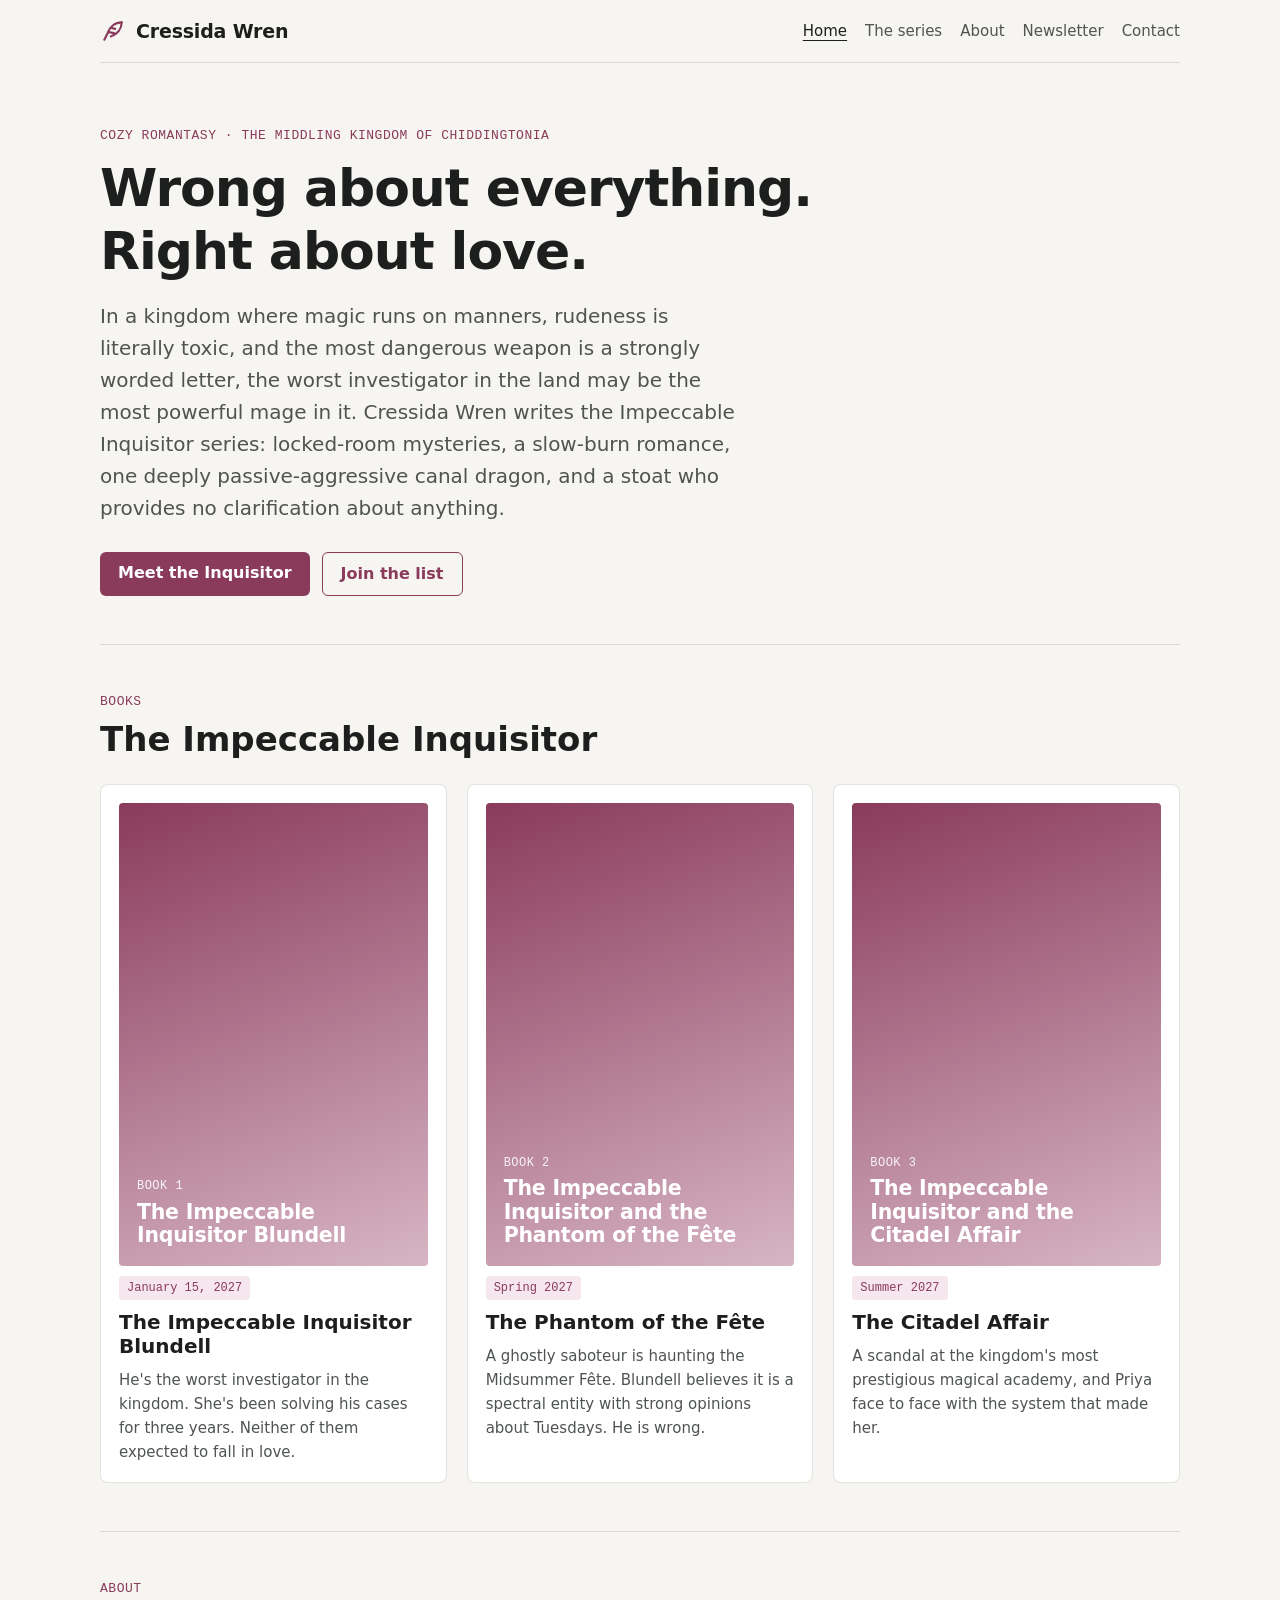
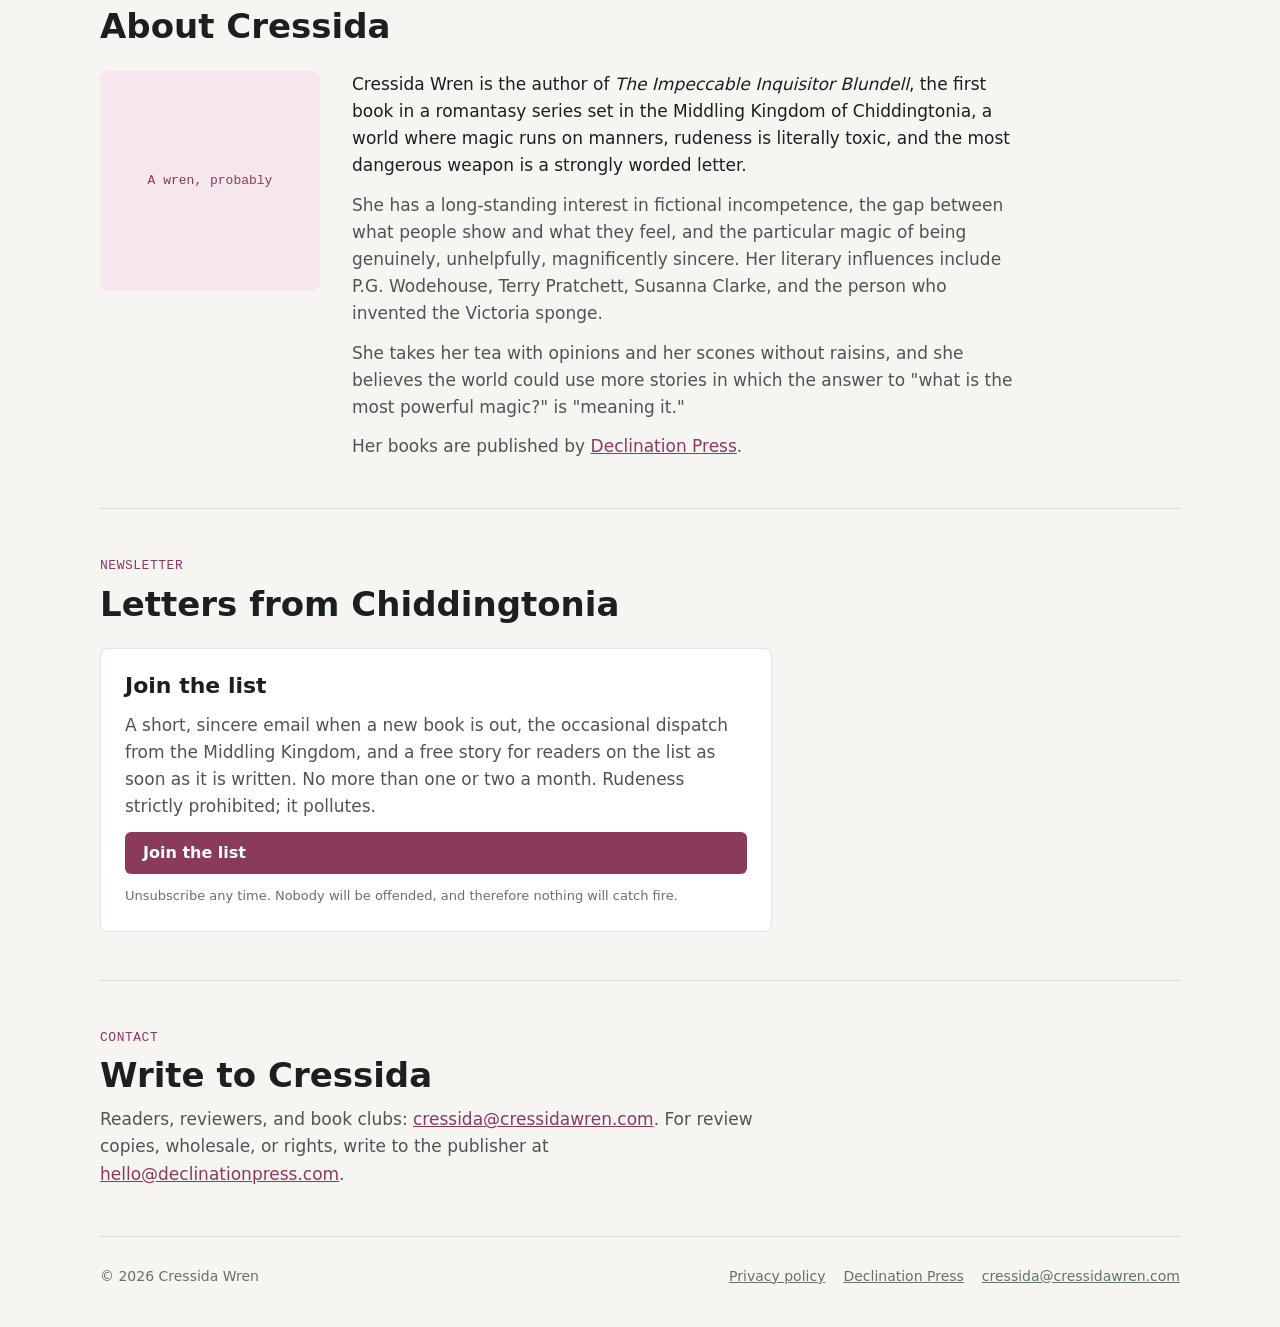
<file: index.html>
<!doctype html>
<html lang="en">
<head>
<meta charset="utf-8">
<meta name="viewport" content="width=device-width, initial-scale=1">
<title>Cressida Wren</title>
<meta name="description" content="Cressida Wren writes cozy romantasy set in the Middling Kingdom of Chiddingtonia, where magic runs on manners. Her first novel is The Impeccable Inquisitor Blundell.">
<link rel="icon" href="favicon.svg" type="image/svg+xml">
<link rel="stylesheet" href="site.css">
</head>
<body>
<header class="wrap top">
  <a class="brand" href="./"><svg viewBox="0 0 24 24" aria-hidden="true" fill="none" stroke="currentColor" stroke-width="2" stroke-linecap="round" stroke-linejoin="round"><path d="M20 4c-6 0-11 4-13 10l-3 6"/><path d="M20 4c0 6-4 11-10 13"/><path d="M8 13l5 1"/><path d="M10 9l4 1"/></svg>Cressida Wren</a>
  <nav aria-label="Site">
    <a href="./" aria-current="page">Home</a>
    <a href="the-impeccable-inquisitor.html">The series</a>
    <a href="#about">About</a>
    <a href="#newsletter">Newsletter</a>
    <a href="mailto:cressida@cressidawren.com">Contact</a>
  </nav>
</header>

<main class="wrap">
  <section class="hero" aria-labelledby="hero-title">
    <span class="eyebrow">Cozy romantasy · The Middling Kingdom of Chiddingtonia</span>
    <h1 id="hero-title">Wrong about everything. Right about love.</h1>
    <p class="lede">In a kingdom where magic runs on manners, rudeness is literally toxic, and the most dangerous weapon is a strongly worded letter, the worst investigator in the land may be the most powerful mage in it. Cressida Wren writes the Impeccable Inquisitor series: locked-room mysteries, a slow-burn romance, one deeply passive-aggressive canal dragon, and a stoat who provides no clarification about anything.</p>
    <div class="cta">
      <a class="btn" href="the-impeccable-inquisitor.html">Meet the Inquisitor</a>
      <a class="btn quiet" href="#newsletter">Join the list</a>
    </div>
  </section>

  <section class="section" id="books" aria-labelledby="books-title">
    <span class="eyebrow">Books</span>
    <h2 id="books-title">The Impeccable Inquisitor</h2>
    <div class="books">
      <article class="book">
        <a class="cover" href="https://declinationpress.com/the-impeccable-inquisitor-blundell.html" aria-label="The Impeccable Inquisitor Blundell"><span class="a">Book 1</span><span class="t">The Impeccable Inquisitor Blundell</span></a>
        <span class="when">January 15, 2027</span>
        <h3><a href="https://declinationpress.com/the-impeccable-inquisitor-blundell.html">The Impeccable Inquisitor Blundell</a></h3>
        <p>He's the worst investigator in the kingdom. She's been solving his cases for three years. Neither of them expected to fall in love.</p>
      </article>
      <article class="book">
        <a class="cover" href="the-impeccable-inquisitor.html" aria-label="The Impeccable Inquisitor and the Phantom of the Fête"><span class="a">Book 2</span><span class="t">The Impeccable Inquisitor and the Phantom of the Fête</span></a>
        <span class="when">Spring 2027</span>
        <h3><a href="the-impeccable-inquisitor.html">The Phantom of the Fête</a></h3>
        <p>A ghostly saboteur is haunting the Midsummer Fête. Blundell believes it is a spectral entity with strong opinions about Tuesdays. He is wrong.</p>
      </article>
      <article class="book">
        <a class="cover" href="the-impeccable-inquisitor.html" aria-label="The Impeccable Inquisitor and the Citadel Affair"><span class="a">Book 3</span><span class="t">The Impeccable Inquisitor and the Citadel Affair</span></a>
        <span class="when">Summer 2027</span>
        <h3><a href="the-impeccable-inquisitor.html">The Citadel Affair</a></h3>
        <p>A scandal at the kingdom's most prestigious magical academy, and Priya face to face with the system that made her.</p>
      </article>
    </div>
  </section>

  <section class="section" id="about" aria-labelledby="about-title">
    <span class="eyebrow">About</span>
    <h2 id="about-title">About Cressida</h2>
    <div class="bio">
      <div class="photo">A wren, probably</div>
      <div class="text">
        <p>Cressida Wren is the author of <em>The Impeccable Inquisitor Blundell</em>, the first book in a romantasy series set in the Middling Kingdom of Chiddingtonia, a world where magic runs on manners, rudeness is literally toxic, and the most dangerous weapon is a strongly worded letter.</p>
        <p>She has a long-standing interest in fictional incompetence, the gap between what people show and what they feel, and the particular magic of being genuinely, unhelpfully, magnificently sincere. Her literary influences include P.G. Wodehouse, Terry Pratchett, Susanna Clarke, and the person who invented the Victoria sponge.</p>
        <p>She takes her tea with opinions and her scones without raisins, and she believes the world could use more stories in which the answer to "what is the most powerful magic?" is "meaning it."</p>
        <p>Her books are published by <a href="https://declinationpress.com/">Declination Press</a>.</p>
      </div>
    </div>
  </section>

  <section class="section" id="newsletter" aria-labelledby="news-title">
    <span class="eyebrow">Newsletter</span>
    <h2 id="news-title">Letters from Chiddingtonia</h2>
    <div class="signup">
      <h3>Join the list</h3>
      <p>A short, sincere email when a new book is out, the occasional dispatch from the Middling Kingdom, and a free story for readers on the list as soon as it is written. No more than one or two a month. Rudeness strictly prohibited; it pollutes.</p>
      <!-- Replace this link with the mailing-list form once the list service is set up. -->
      <a class="btn" href="mailto:cressida@cressidawren.com?subject=Join%20the%20list&body=Please%20add%20me%20to%20Letters%20from%20Chiddingtonia.">Join the list</a>
      <small>Unsubscribe any time. Nobody will be offended, and therefore nothing will catch fire.</small>
    </div>
  </section>

  <section class="section" id="contact" aria-labelledby="contact-title">
    <span class="eyebrow">Contact</span>
    <h2 id="contact-title">Write to Cressida</h2>
    <p class="intro">Readers, reviewers, and book clubs: <a href="mailto:cressida@cressidawren.com">cressida@cressidawren.com</a>. For review copies, wholesale, or rights, write to the publisher at <a href="mailto:hello@declinationpress.com">hello@declinationpress.com</a>.</p>
  </section>
</main>

<footer class="wrap site-foot">
  <span>© 2026 Cressida Wren</span>
  <nav aria-label="Footer"><a href="privacy.html">Privacy policy</a><a href="https://declinationpress.com/">Declination Press</a><a href="mailto:cressida@cressidawren.com">cressida@cressidawren.com</a></nav>
</footer>
</body>
</html>
</file>
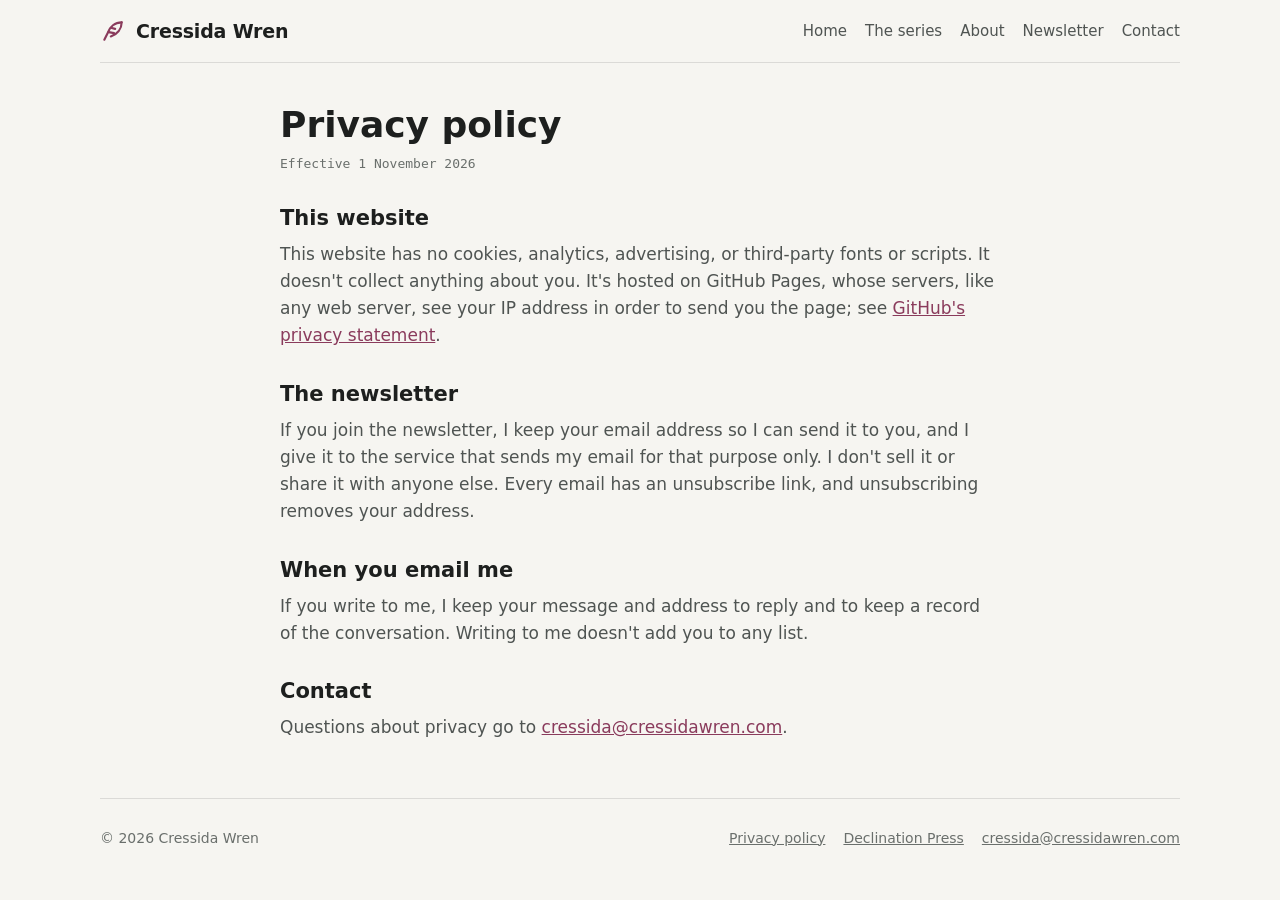
<file: privacy.html>
<!doctype html>
<html lang="en">
<head>
<meta charset="utf-8">
<meta name="viewport" content="width=device-width, initial-scale=1">
<title>Privacy policy · Cressida Wren</title>
<meta name="description" content="What this website collects, and what happens when you join the newsletter.">
<link rel="icon" href="favicon.svg" type="image/svg+xml">
<link rel="stylesheet" href="site.css">
</head>
<body>
<header class="wrap top">
  <a class="brand" href="./"><svg viewBox="0 0 24 24" aria-hidden="true" fill="none" stroke="currentColor" stroke-width="2" stroke-linecap="round" stroke-linejoin="round"><path d="M20 4c-6 0-11 4-13 10l-3 6"/><path d="M20 4c0 6-4 11-10 13"/><path d="M8 13l5 1"/><path d="M10 9l4 1"/></svg>Cressida Wren</a>
  <nav aria-label="Site">
    <a href="./">Home</a>
    <a href="the-impeccable-inquisitor.html">The series</a>
    <a href="./#about">About</a>
    <a href="./#newsletter">Newsletter</a>
    <a href="mailto:cressida@cressidawren.com">Contact</a>
  </nav>
</header>

<main class="wrap doc">
  <h1>Privacy policy</h1>
  <p class="updated">Effective 1 November 2026</p>

  <h2>This website</h2>
  <p>This website has no cookies, analytics, advertising, or third-party fonts or scripts. It doesn't collect anything about you. It's hosted on GitHub Pages, whose servers, like any web server, see your IP address in order to send you the page; see <a href="https://docs.github.com/en/site-policy/privacy-policies/github-general-privacy-statement">GitHub's privacy statement</a>.</p>

  <h2>The newsletter</h2>
  <p>If you join the newsletter, I keep your email address so I can send it to you, and I give it to the service that sends my email for that purpose only. I don't sell it or share it with anyone else. Every email has an unsubscribe link, and unsubscribing removes your address.</p>

  <h2>When you email me</h2>
  <p>If you write to me, I keep your message and address to reply and to keep a record of the conversation. Writing to me doesn't add you to any list.</p>

  <h2>Contact</h2>
  <p>Questions about privacy go to <a href="mailto:cressida@cressidawren.com">cressida@cressidawren.com</a>.</p>
</main>

<footer class="wrap site-foot">
  <span>© 2026 Cressida Wren</span>
  <nav aria-label="Footer"><a href="privacy.html">Privacy policy</a><a href="https://declinationpress.com/">Declination Press</a><a href="mailto:cressida@cressidawren.com">cressida@cressidawren.com</a></nav>
</footer>
</body>
</html>
</file>
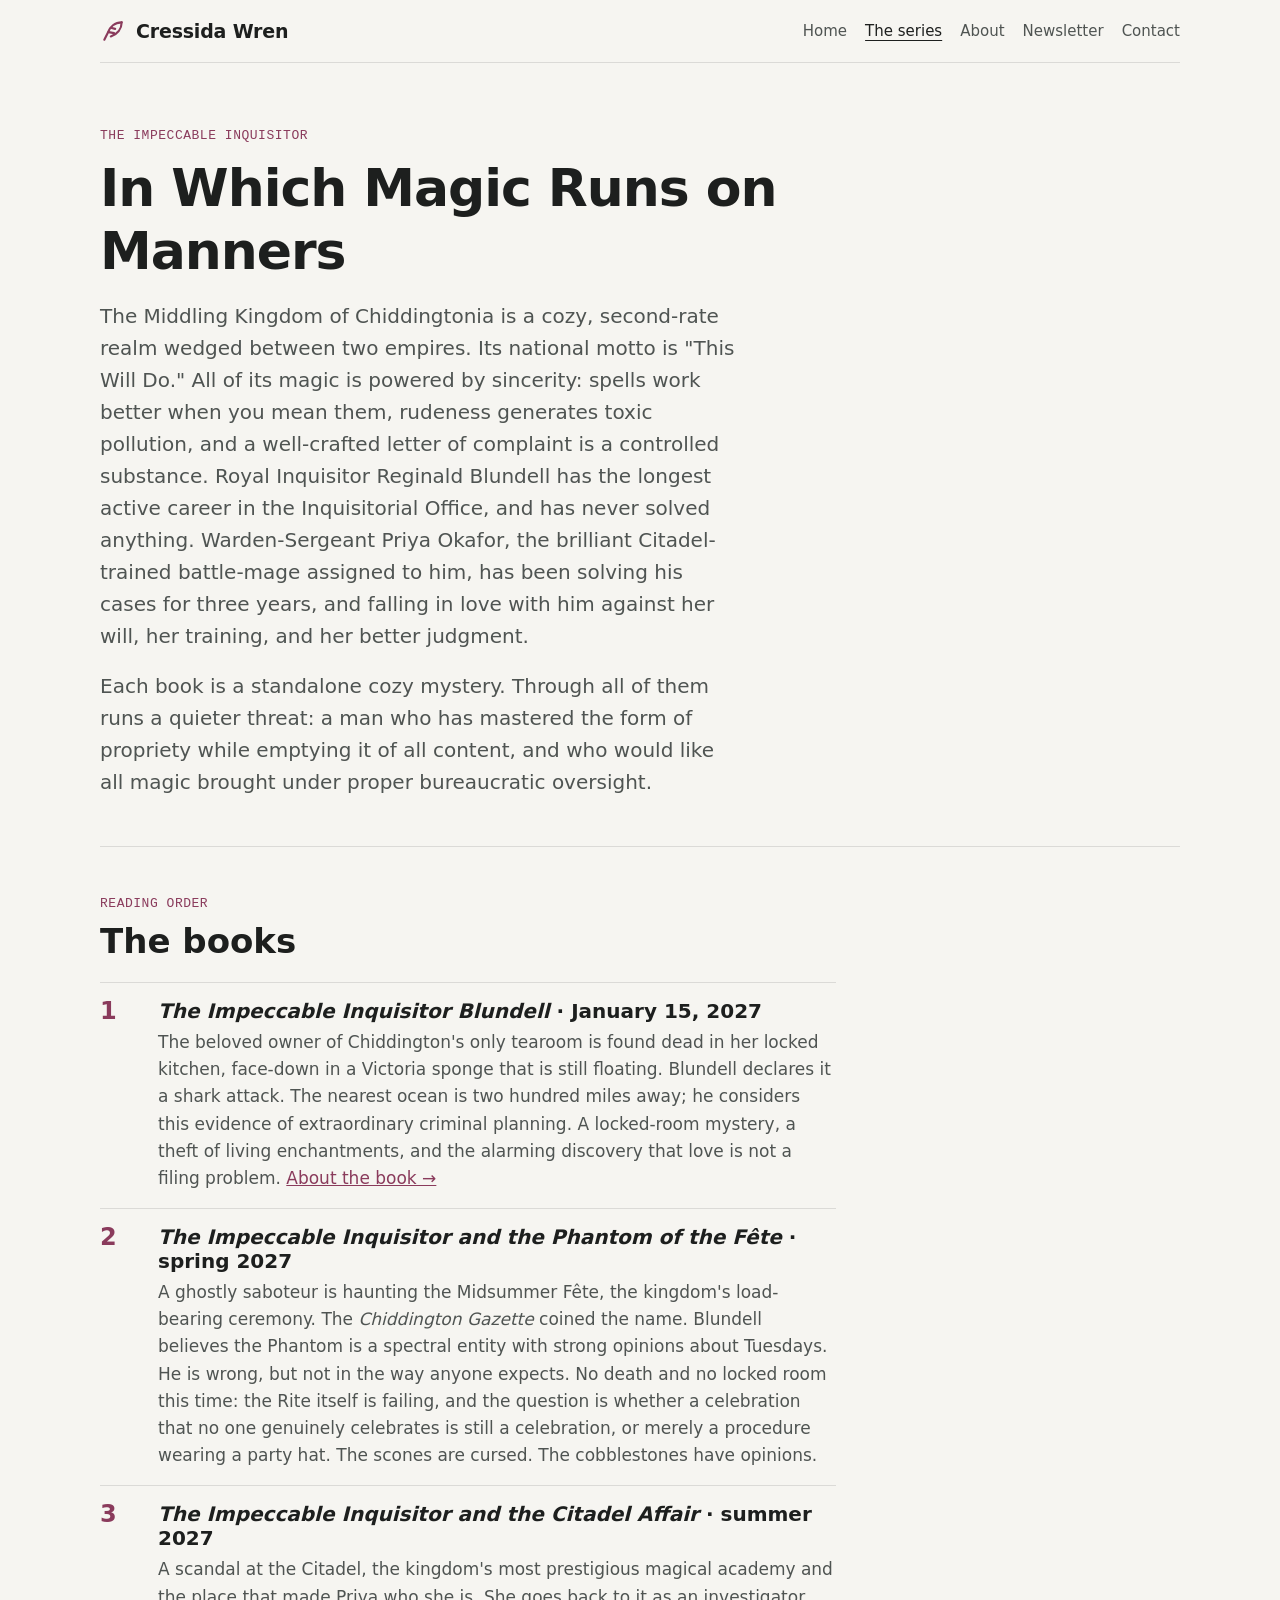
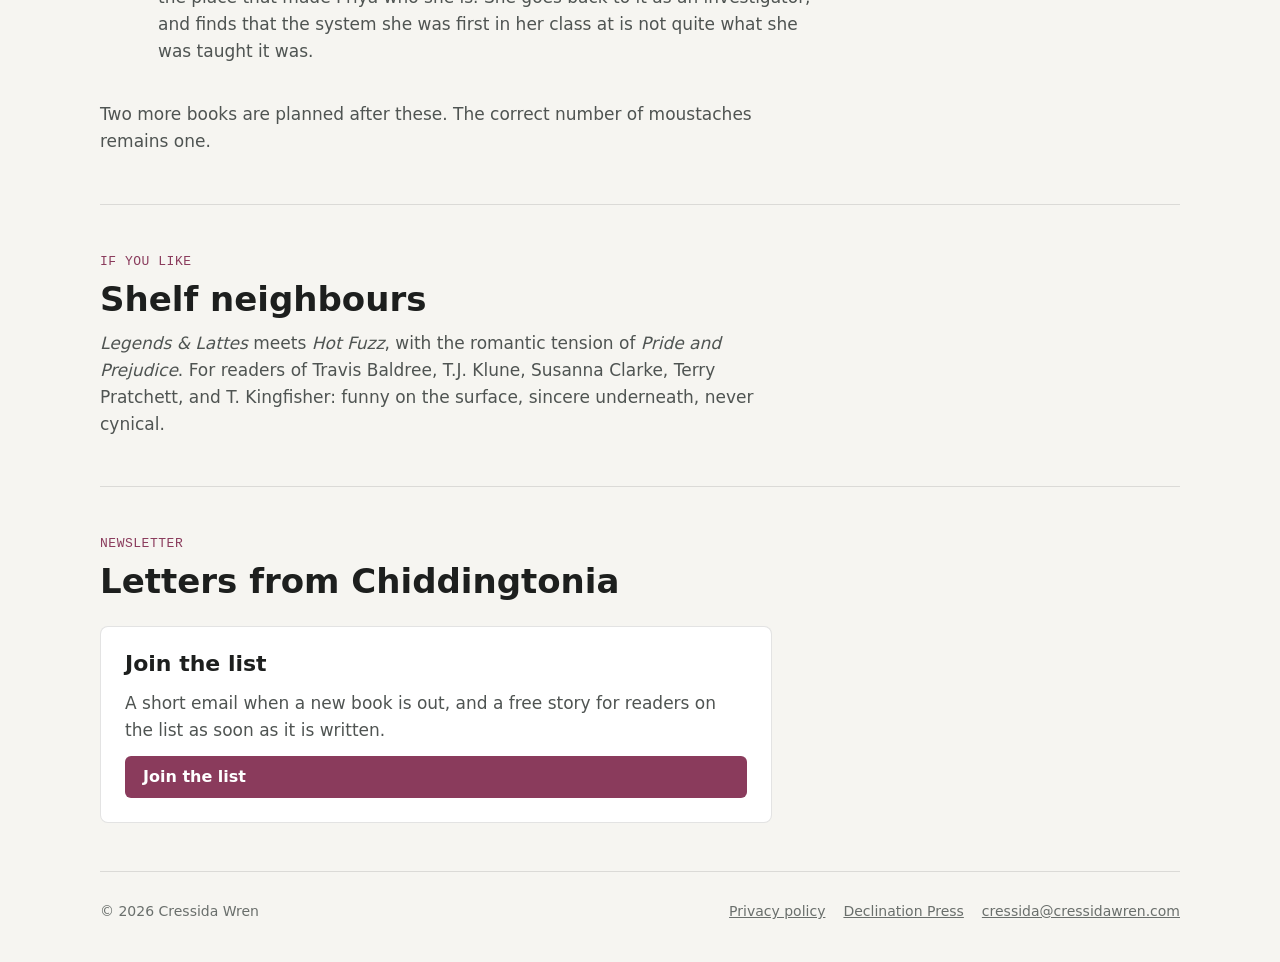
<file: the-impeccable-inquisitor.html>
<!doctype html>
<html lang="en">
<head>
<meta charset="utf-8">
<meta name="viewport" content="width=device-width, initial-scale=1">
<title>The Impeccable Inquisitor · Cressida Wren</title>
<meta name="description" content="The Impeccable Inquisitor series by Cressida Wren: cozy romantasy mysteries from the Middling Kingdom of Chiddingtonia, in reading order.">
<link rel="icon" href="favicon.svg" type="image/svg+xml">
<link rel="stylesheet" href="site.css">
</head>
<body>
<header class="wrap top">
  <a class="brand" href="./"><svg viewBox="0 0 24 24" aria-hidden="true" fill="none" stroke="currentColor" stroke-width="2" stroke-linecap="round" stroke-linejoin="round"><path d="M20 4c-6 0-11 4-13 10l-3 6"/><path d="M20 4c0 6-4 11-10 13"/><path d="M8 13l5 1"/><path d="M10 9l4 1"/></svg>Cressida Wren</a>
  <nav aria-label="Site">
    <a href="./">Home</a>
    <a href="the-impeccable-inquisitor.html" aria-current="page">The series</a>
    <a href="./#about">About</a>
    <a href="./#newsletter">Newsletter</a>
    <a href="mailto:cressida@cressidawren.com">Contact</a>
  </nav>
</header>

<main class="wrap">
  <section class="hero" aria-labelledby="hero-title">
    <span class="eyebrow">The Impeccable Inquisitor</span>
    <h1 id="hero-title">In Which Magic Runs on Manners</h1>
    <p class="lede">The Middling Kingdom of Chiddingtonia is a cozy, second-rate realm wedged between two empires. Its national motto is "This Will Do." All of its magic is powered by sincerity: spells work better when you mean them, rudeness generates toxic pollution, and a well-crafted letter of complaint is a controlled substance. Royal Inquisitor Reginald Blundell has the longest active career in the Inquisitorial Office, and has never solved anything. Warden-Sergeant Priya Okafor, the brilliant Citadel-trained battle-mage assigned to him, has been solving his cases for three years, and falling in love with him against her will, her training, and her better judgment.</p>
    <p class="lede">Each book is a standalone cozy mystery. Through all of them runs a quieter threat: a man who has mastered the form of propriety while emptying it of all content, and who would like all magic brought under proper bureaucratic oversight.</p>
  </section>

  <section class="section" aria-labelledby="order-title">
    <span class="eyebrow">Reading order</span>
    <h2 id="order-title">The books</h2>
    <div class="series"><ol>
      <li>
        <span class="n">1</span>
        <div>
          <h3><em>The Impeccable Inquisitor Blundell</em> · January 15, 2027</h3>
          <p>The beloved owner of Chiddington's only tearoom is found dead in her locked kitchen, face-down in a Victoria sponge that is still floating. Blundell declares it a shark attack. The nearest ocean is two hundred miles away; he considers this evidence of extraordinary criminal planning. A locked-room mystery, a theft of living enchantments, and the alarming discovery that love is not a filing problem. <a href="https://declinationpress.com/the-impeccable-inquisitor-blundell.html">About the book →</a></p>
        </div>
      </li>
      <li>
        <span class="n">2</span>
        <div>
          <h3><em>The Impeccable Inquisitor and the Phantom of the Fête</em> · spring 2027</h3>
          <p>A ghostly saboteur is haunting the Midsummer Fête, the kingdom's load-bearing ceremony. The <em>Chiddington Gazette</em> coined the name. Blundell believes the Phantom is a spectral entity with strong opinions about Tuesdays. He is wrong, but not in the way anyone expects. No death and no locked room this time: the Rite itself is failing, and the question is whether a celebration that no one genuinely celebrates is still a celebration, or merely a procedure wearing a party hat. The scones are cursed. The cobblestones have opinions.</p>
        </div>
      </li>
      <li>
        <span class="n">3</span>
        <div>
          <h3><em>The Impeccable Inquisitor and the Citadel Affair</em> · summer 2027</h3>
          <p>A scandal at the Citadel, the kingdom's most prestigious magical academy and the place that made Priya who she is. She goes back to it as an investigator, and finds that the system she was first in her class at is not quite what she was taught it was.</p>
        </div>
      </li>
    </ol></div>
    <p class="intro" style="margin-top:20px">Two more books are planned after these. The correct number of moustaches remains one.</p>
  </section>

  <section class="section" aria-labelledby="reads-title">
    <span class="eyebrow">If you like</span>
    <h2 id="reads-title">Shelf neighbours</h2>
    <p class="intro"><em>Legends &amp; Lattes</em> meets <em>Hot Fuzz</em>, with the romantic tension of <em>Pride and Prejudice</em>. For readers of Travis Baldree, T.J. Klune, Susanna Clarke, Terry Pratchett, and T. Kingfisher: funny on the surface, sincere underneath, never cynical.</p>
  </section>

  <section class="section" id="newsletter" aria-labelledby="news-title">
    <span class="eyebrow">Newsletter</span>
    <h2 id="news-title">Letters from Chiddingtonia</h2>
    <div class="signup">
      <h3>Join the list</h3>
      <p>A short email when a new book is out, and a free story for readers on the list as soon as it is written.</p>
      <a class="btn" href="mailto:cressida@cressidawren.com?subject=Join%20the%20list&body=Please%20add%20me%20to%20Letters%20from%20Chiddingtonia.">Join the list</a>
    </div>
  </section>
</main>

<footer class="wrap site-foot">
  <span>© 2026 Cressida Wren</span>
  <nav aria-label="Footer"><a href="privacy.html">Privacy policy</a><a href="https://declinationpress.com/">Declination Press</a><a href="mailto:cressida@cressidawren.com">cressida@cressidawren.com</a></nav>
</footer>
</body>
</html>
</file>
<file: site.css>
/* cressidawren.com: Cressida Wren, author. Bio, the series, newsletter, privacy. System fonts, no trackers, light and dark. */
:root {
  --paper: #f6f5f1;
  --surface: #ffffff;
  --ink: #1d1f1e;
  --ink-2: #4f5452;
  --ink-3: #6a6f6c;
  --rule: rgba(29, 31, 30, 0.12);
  --accent: #8a3b5c;
  --accent-soft: #f6e6ed;
  --font-display: "Segoe UI Variable Display", "Segoe UI", system-ui, -apple-system, "Helvetica Neue", sans-serif;
  --font-body: "Segoe UI Variable Text", "Segoe UI", system-ui, -apple-system, "Helvetica Neue", sans-serif;
  --font-mono: ui-monospace, "Cascadia Mono", "SF Mono", Consolas, monospace;
}
@media (prefers-color-scheme: dark) {
  :root:not([data-theme="light"]) {
    --paper: #171918; --surface: #212423; --ink: #e9ebe8; --ink-2: #bcc1be; --ink-3: #959b97;
    --rule: rgba(255, 255, 255, 0.12); --accent: #e39ab8; --accent-soft: #43182b; color-scheme: dark;
  }
}
:root[data-theme="dark"] {
  --paper: #171918; --surface: #212423; --ink: #e9ebe8; --ink-2: #bcc1be; --ink-3: #959b97;
  --rule: rgba(255, 255, 255, 0.12); --accent: #e39ab8; --accent-soft: #43182b; color-scheme: dark;
}

* { box-sizing: border-box; }
body { background: var(--paper); color: var(--ink); font: 17px/1.6 var(--font-body); margin: 0; }
h1, h2, h3 { font-family: var(--font-display); line-height: 1.2; margin: 0; }
p { margin: 0; }
a { color: var(--accent); }
a:focus-visible { outline: 2px solid var(--accent); outline-offset: 2px; border-radius: 2px; }

.wrap { width: min(1080px, 100% - 32px); margin-inline: auto; }

/* ---------- Header ---------- */
.top { display: flex; align-items: center; justify-content: space-between; gap: 16px; padding-block: 18px; border-bottom: 1px solid var(--rule); }
.brand { display: flex; align-items: center; gap: 10px; font: 700 19px/1 var(--font-display); color: var(--ink); text-decoration: none; letter-spacing: -0.01em; }
.brand svg { width: 26px; height: 26px; color: var(--accent); flex: none; }
.top nav { display: flex; flex-wrap: wrap; gap: 4px 18px; font-size: 15px; }
.top nav a { color: var(--ink-2); text-decoration: none; }
.top nav a:hover, .top nav a[aria-current="page"] { color: var(--ink); text-decoration: underline; text-underline-offset: 4px; }

/* ---------- Hero ---------- */
.hero { padding-block: 64px 48px; max-width: 46rem; }
.eyebrow { display: block; font: 500 13px/1.4 var(--font-mono); letter-spacing: 0.04em; text-transform: uppercase; color: var(--accent); }
.hero h1 { font-size: clamp(34px, 5vw, 52px); font-weight: 700; letter-spacing: -0.02em; margin-top: 12px; }
.lede { font-size: 20px; color: var(--ink-2); margin-top: 18px; max-width: 40rem; }
.cta { margin-top: 28px; display: flex; flex-wrap: wrap; gap: 12px; }
.btn { display: inline-block; font: 600 16px/1 var(--font-body); padding: 13px 18px; border-radius: 6px; background: var(--accent); color: var(--surface); text-decoration: none; }
.btn.quiet { background: transparent; color: var(--accent); border: 1px solid var(--accent); }

/* ---------- Sections ---------- */
.section { border-top: 1px solid var(--rule); padding-block: 48px; }
.section > h2 { font-size: clamp(26px, 3.2vw, 34px); font-weight: 700; margin-top: 8px; }
.section > p.intro { color: var(--ink-2); margin-top: 10px; max-width: 42rem; }
.cards { margin-top: 24px; display: grid; gap: 16px; grid-template-columns: repeat(2, minmax(0, 1fr)); }
.card { background: var(--surface); border: 1px solid var(--rule); border-radius: 8px; padding: 22px; display: grid; gap: 10px; align-content: start; }
.card h3 { font-size: 22px; font-weight: 700; display: flex; align-items: center; gap: 10px; }
.card h3 svg { width: 24px; height: 24px; color: var(--accent); flex: none; }
.card p { color: var(--ink-2); }
.card ul { margin: 0; padding-left: 20px; color: var(--ink-2); display: grid; gap: 4px; }
.card .more { font-weight: 600; text-decoration: none; }
.card .more:hover { text-decoration: underline; }
.tag { justify-self: start; font: 500 12px/1 var(--font-mono); padding: 6px 8px; border-radius: 4px; background: var(--accent-soft); color: var(--accent); }

/* ---------- Footer ---------- */
.site-foot { border-top: 1px solid var(--rule); padding-block: 28px 40px; display: flex; flex-wrap: wrap; justify-content: space-between; gap: 12px 24px; font-size: 14px; color: var(--ink-3); }
.site-foot nav { display: flex; flex-wrap: wrap; gap: 4px 18px; }
.site-foot a { color: var(--ink-3); }

/* ---------- Policy pages ---------- */
.doc { max-width: 720px; padding-block: 40px 56px; }
.doc h1 { font-size: 36px; font-weight: 700; }
.doc h2 { font-size: 21px; font-weight: 700; margin-top: 32px; }
.doc p, .doc ul { margin-top: 10px; color: var(--ink-2); }
.doc .updated { font: 13px/1.5 var(--font-mono); color: var(--ink-3); margin-top: 8px; }

@media (max-width: 760px) {
  .hero { padding-block: 40px 32px; }
  .cards { grid-template-columns: minmax(0, 1fr); }
}

/* ---------- Books ---------- */
.books { margin-top: 24px; display: grid; gap: 20px; grid-template-columns: repeat(3, minmax(0, 1fr)); }
.book { background: var(--surface); border: 1px solid var(--rule); border-radius: 8px; padding: 18px; display: grid; gap: 10px; align-content: start; }
.book a.cover, .cover { display: block; aspect-ratio: 2 / 3; border-radius: 4px; background: linear-gradient(160deg, var(--accent) 0%, var(--accent-soft) 140%); color: var(--surface); text-decoration: none; padding: 18px; display: grid; align-content: end; gap: 6px; overflow: hidden; }
.cover .t { font: 700 clamp(18px, 1.6vw, 22px)/1.15 var(--font-display); letter-spacing: -0.01em; }
.cover .a { font: 500 12px/1.3 var(--font-mono); letter-spacing: 0.04em; text-transform: uppercase; opacity: 0.9; }
.cover img { width: 100%; height: 100%; object-fit: cover; display: block; }
.book h3 { font-size: 20px; font-weight: 700; }
.book h3 a { color: var(--ink); text-decoration: none; }
.book h3 a:hover { text-decoration: underline; text-underline-offset: 4px; }
.book .by { color: var(--ink-3); font-size: 14px; }
.book p { color: var(--ink-2); font-size: 15px; }
.when { justify-self: start; font: 500 12px/1 var(--font-mono); padding: 6px 8px; border-radius: 4px; background: var(--accent-soft); color: var(--accent); }

/* ---------- Book page ---------- */
.book-hero { display: grid; grid-template-columns: minmax(0, 280px) minmax(0, 1fr); gap: 40px; padding-block: 48px 40px; align-items: start; }
.book-hero .cover { max-width: 280px; }
.book-hero h1 { font-size: clamp(30px, 4vw, 44px); font-weight: 700; letter-spacing: -0.02em; margin-top: 10px; }
.book-hero .sub { color: var(--ink-2); font-size: 18px; margin-top: 8px; }
.book-hero .hook { font-weight: 600; font-size: 19px; margin-top: 22px; }
.blurb { max-width: 42rem; display: grid; gap: 14px; margin-top: 16px; color: var(--ink-2); }
.blurb p strong { color: var(--ink); }
.facts { margin-top: 24px; display: grid; gap: 6px; font-size: 14px; color: var(--ink-3); }
.facts span b { color: var(--ink-2); font-weight: 600; }

/* ---------- Series list ---------- */
.series { margin-top: 20px; display: grid; gap: 14px; max-width: 46rem; }
.series li { list-style: none; display: grid; grid-template-columns: 44px minmax(0, 1fr); gap: 14px; padding: 16px 0; border-top: 1px solid var(--rule); }
.series ol { padding: 0; margin: 0; }
.series .n { font: 700 24px/1 var(--font-display); color: var(--accent); }
.series h3 { font-size: 20px; font-weight: 700; }
.series p { color: var(--ink-2); margin-top: 6px; }

/* ---------- Sign-up and bio ---------- */
.signup { margin-top: 24px; background: var(--surface); border: 1px solid var(--rule); border-radius: 8px; padding: 24px; display: grid; gap: 12px; max-width: 42rem; }
.signup h3 { font-size: 22px; font-weight: 700; }
.signup p { color: var(--ink-2); }
.signup small { color: var(--ink-3); font-size: 13px; }
.bio { display: grid; grid-template-columns: minmax(0, 220px) minmax(0, 1fr); gap: 32px; margin-top: 24px; align-items: start; }
.bio .photo { aspect-ratio: 1; border-radius: 8px; background: var(--accent-soft); display: grid; place-items: center; color: var(--accent); font: 500 13px/1.4 var(--font-mono); text-align: center; padding: 12px; }
.bio .text { display: grid; gap: 12px; color: var(--ink-2); max-width: 42rem; }
.bio .text p:first-child { color: var(--ink); }

@media (max-width: 900px) { .books { grid-template-columns: repeat(2, minmax(0, 1fr)); } }
@media (max-width: 760px) {
  .books { grid-template-columns: minmax(0, 1fr); }
  .book-hero { grid-template-columns: minmax(0, 1fr); gap: 24px; padding-block: 32px 24px; }
  .book-hero .cover { max-width: 220px; }
  .bio { grid-template-columns: minmax(0, 1fr); }
  .bio .photo { max-width: 180px; }
}
</file>
